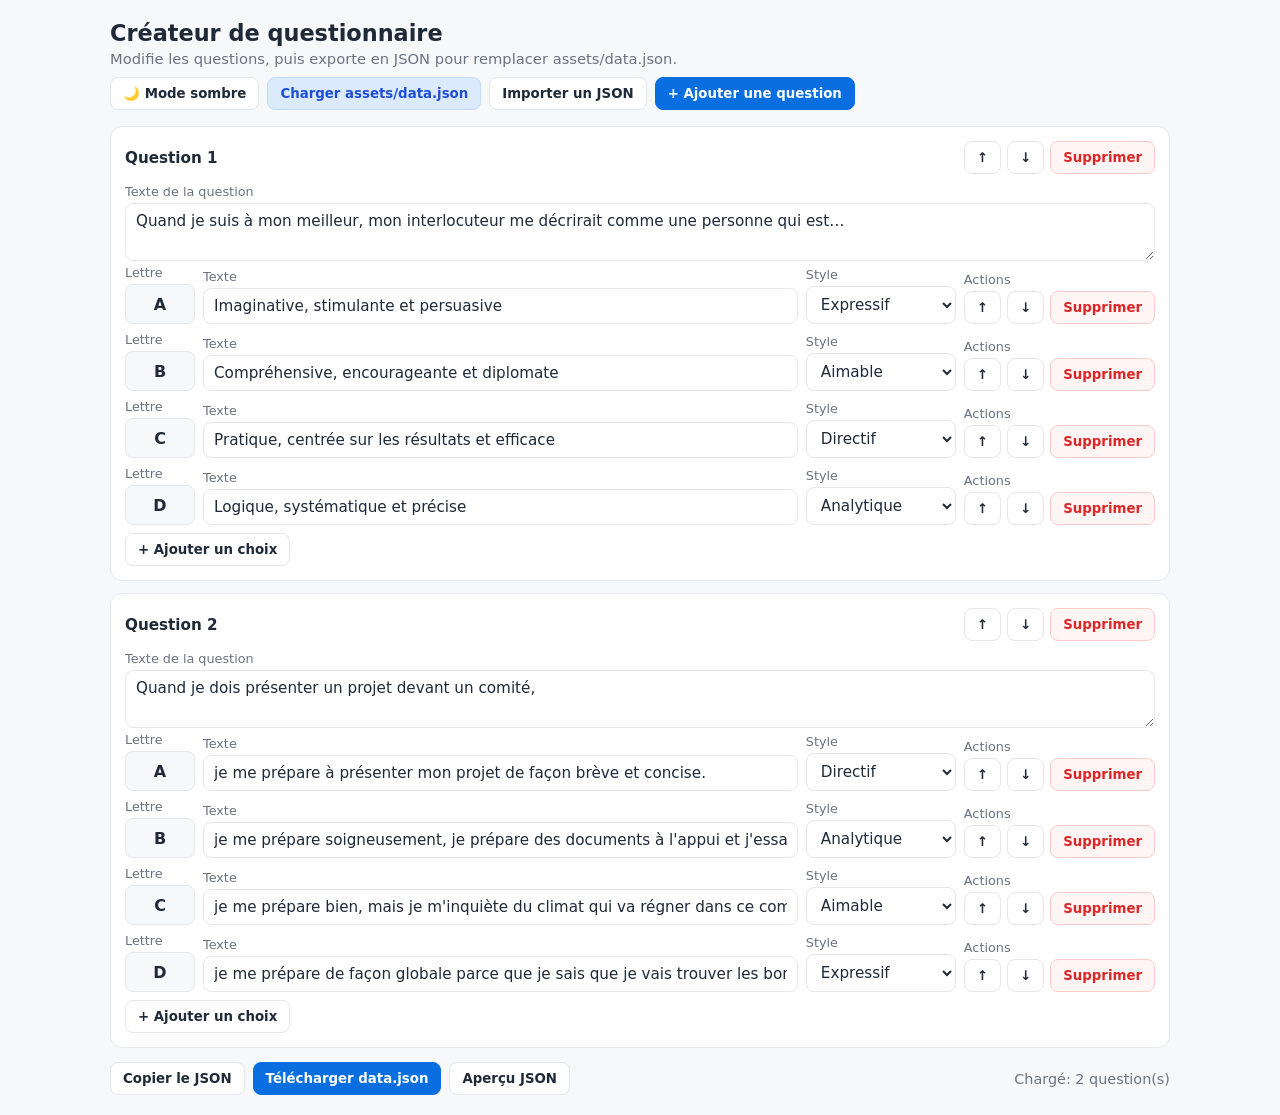
<file: builder/index.html>
<!DOCTYPE html>
<html lang="fr">
<head>
  <meta charset="UTF-8">
  <meta name="viewport" content="width=device-width, initial-scale=1.0">
  <title>Créateur de questionnaire</title>
  <link rel="stylesheet" href="assets/styles.css">
</head>
<body>
  <div class="container">
    <div class="header">
      <div>
        <h1>Créateur de questionnaire</h1>
        <p class="hint">Modifie les questions, puis exporte en JSON pour remplacer assets/data.json.</p>
      </div>
      <div class="actions">
        <button id="themeToggle" type="button">🌙 Mode sombre</button>
        <button id="loadDefault" class="soft">Charger assets/data.json</button>
        <button id="importJson">Importer un JSON</button>
        <input id="fileInput" type="file" accept="application/json" hidden>
        <button id="addQuestion" class="primary">+ Ajouter une question</button>
      </div>
    </div>

    <div id="questionsRoot"></div>

    <div class="footer">
      <button id="copyJson">Copier le JSON</button>
      <button id="downloadJson" class="primary">Télécharger data.json</button>
      <button id="previewJson">Aperçu JSON</button>
      <span id="status" class="status">Prêt</span>
    </div>

    <div class="json-output" id="jsonOutputWrap" hidden>
      <label for="jsonOutput">Aperçu JSON</label>
      <textarea id="jsonOutput" readonly></textarea>
    </div>
  </div>

  <template id="questionTemplate">
    <div class="card question-card">
      <div class="question-header">
        <div class="question-title"></div>
        <div class="question-controls">
          <button type="button" class="move-up">↑</button>
          <button type="button" class="move-down">↓</button>
          <button type="button" class="danger remove-question">Supprimer</button>
        </div>
      </div>
      <div>
        <label>Texte de la question</label>
        <textarea class="q-title"></textarea>
      </div>
      <div class="choices-root"></div>
      <button type="button" class="add-choice">+ Ajouter un choix</button>
    </div>
  </template>

  <template id="choiceTemplate">
    <div class="choice-grid">
      <div>
        <label>Lettre</label>
        <div class="choice-letter-badge c-letter"></div>
      </div>
      <div>
        <label>Texte</label>
        <input class="c-text" type="text">
      </div>
      <div>
        <label>Style</label>
        <select class="c-value">
          <option>Analytique</option>
          <option>Directif</option>
          <option>Aimable</option>
          <option>Expressif</option>
        </select>
      </div>
      <div>
        <label>Actions</label>
        <div class="choice-actions">
          <button type="button" class="move-choice-up">↑</button>
          <button type="button" class="move-choice-down">↓</button>
          <button type="button" class="danger remove-choice">Supprimer</button>
        </div>
      </div>
    </div>
  </template>

  <script src="assets/script.js"></script>
</body>
</html>
</file>
<file: builder/assets/styles.css>
:root {
  --bg: #f6f8fa;
  --panel: #ffffff;
  --text: #1f2937;
  --muted: #6b7280;
  --primary: #096edf;
  --primary-soft: #dbeafe;
  --danger: #dc2626;
  --border: #e5e7eb;
}

body[data-theme="dark"] {
  --bg: #0f172a;
  --panel: #111827;
  --text: #e5e7eb;
  --muted: #94a3b8;
  --primary: #3b82f6;
  --primary-soft: #1e293b;
  --danger: #f87171;
  --border: #334155;
  --input-bg: #0b1220;
  --input-border: #475569;
  --danger-bg: #2a1313;
  --danger-border: #7f1d1d;
}

body[data-theme="light"] {
  --input-bg: #ffffff;
  --input-border: #e5e7eb;
  --danger-bg: #fff5f5;
  --danger-border: #fecaca;
}

* {
  box-sizing: border-box;
  font-family: Overpass, system-ui, -apple-system, Segoe UI, Roboto, sans-serif;
}

body {
  margin: 0;
  background: var(--bg);
  color: var(--text);
}

.container {
  max-width: 1100px;
  margin: 0 auto;
  padding: 20px;
}

.header {
  display: flex;
  flex-wrap: wrap;
  gap: 10px;
  align-items: center;
  justify-content: space-between;
  margin-bottom: 16px;
}

h1 {
  margin: 0;
  font-size: 1.4rem;
}

.hint {
  margin: 4px 0 0;
  color: var(--muted);
  font-size: 0.92rem;
}

.actions {
  display: flex;
  gap: 8px;
  flex-wrap: wrap;
}

button {
  border: 1px solid var(--border);
  background: var(--panel);
  color: var(--text);
  padding: 8px 12px;
  border-radius: 8px;
  cursor: pointer;
  font-weight: 600;
}

button.primary {
  background: var(--primary);
  border-color: var(--primary);
  color: #fff;
}

button.danger {
  color: var(--danger);
  border-color: var(--danger-border);
  background: var(--danger-bg);
}

button.soft {
  background: var(--primary-soft);
  border-color: #bfdbfe;
  color: #1d4ed8;
}

.card {
  background: var(--panel);
  border: 1px solid var(--border);
  border-radius: 12px;
  padding: 14px;
  margin-bottom: 12px;
}

.question-header {
  display: flex;
  justify-content: space-between;
  align-items: center;
  gap: 10px;
  margin-bottom: 10px;
}

.question-title {
  font-weight: 800;
  font-size: 0.95rem;
  color: var(--text);
}

.question-controls {
  display: flex;
  gap: 6px;
  flex-wrap: wrap;
}

label {
  display: block;
  font-size: 0.8rem;
  color: var(--muted);
  margin-bottom: 4px;
}

input[type="text"],
select,
textarea {
  width: 100%;
  border: 1px solid var(--input-border);
  border-radius: 8px;
  padding: 8px 10px;
  font-size: 0.95rem;
  background: var(--input-bg);
  color: var(--text);
}

input[type="text"]::placeholder,
textarea::placeholder {
  color: var(--muted);
}

textarea {
  min-height: 58px;
  resize: vertical;
}

.choice-grid {
  display: grid;
  grid-template-columns: 70px 1fr 150px auto;
  gap: 8px;
  align-items: end;
  margin-bottom: 8px;
}

.choice-letter-badge {
  height: 40px;
  display: flex;
  align-items: center;
  justify-content: center;
  border: 1px solid var(--border);
  border-radius: 8px;
  background: var(--bg);
  font-weight: 700;
}

.choice-actions {
  display: flex;
  gap: 6px;
}

.footer {
  margin-top: 14px;
  display: flex;
  flex-wrap: wrap;
  gap: 8px;
}

.status {
  margin-left: auto;
  color: var(--muted);
  font-size: 0.9rem;
  align-self: center;
}

.json-output {
  margin-top: 16px;
}

.json-output textarea {
  min-height: 180px;
  font-family: ui-monospace, SFMono-Regular, Menlo, Consolas, monospace;
  font-size: 0.85rem;
}

@media (max-width: 760px) {
  .choice-grid {
    grid-template-columns: 1fr;
  }

  .status {
    margin-left: 0;
  }
}
</file>
